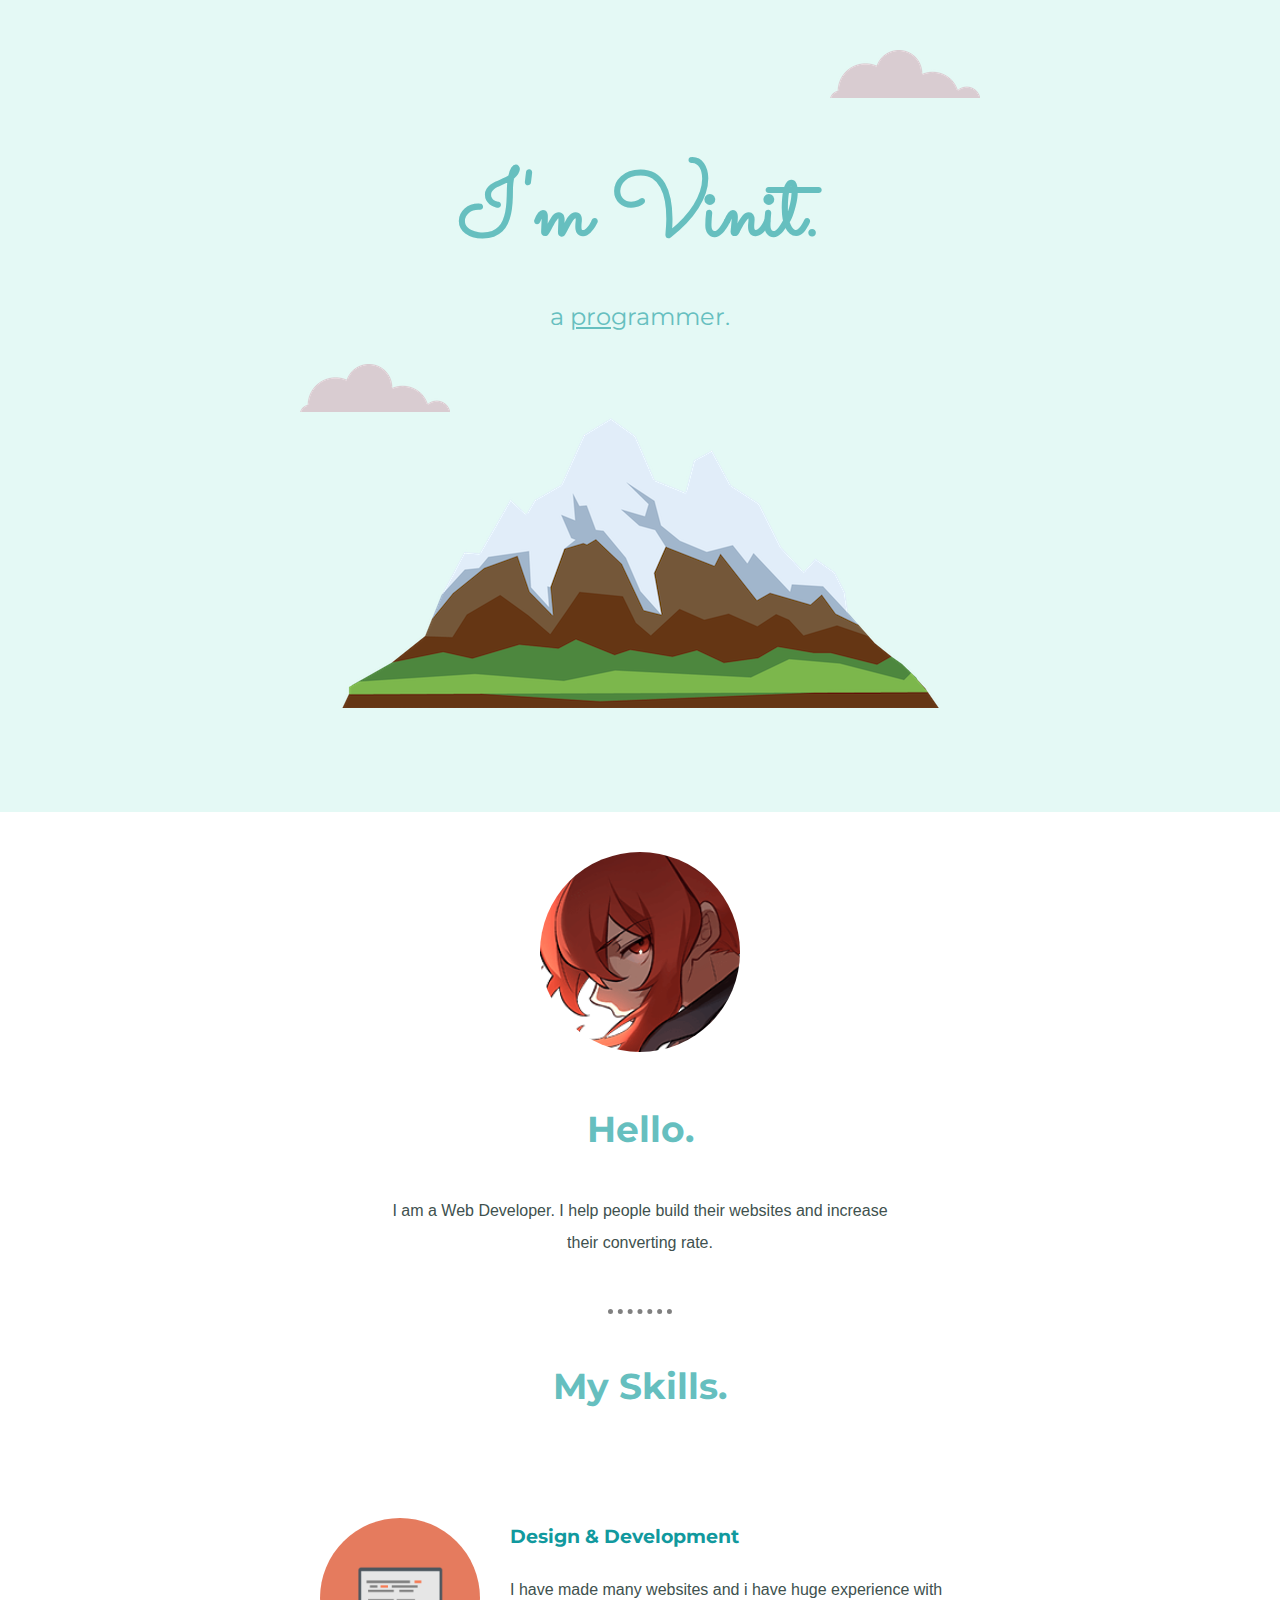
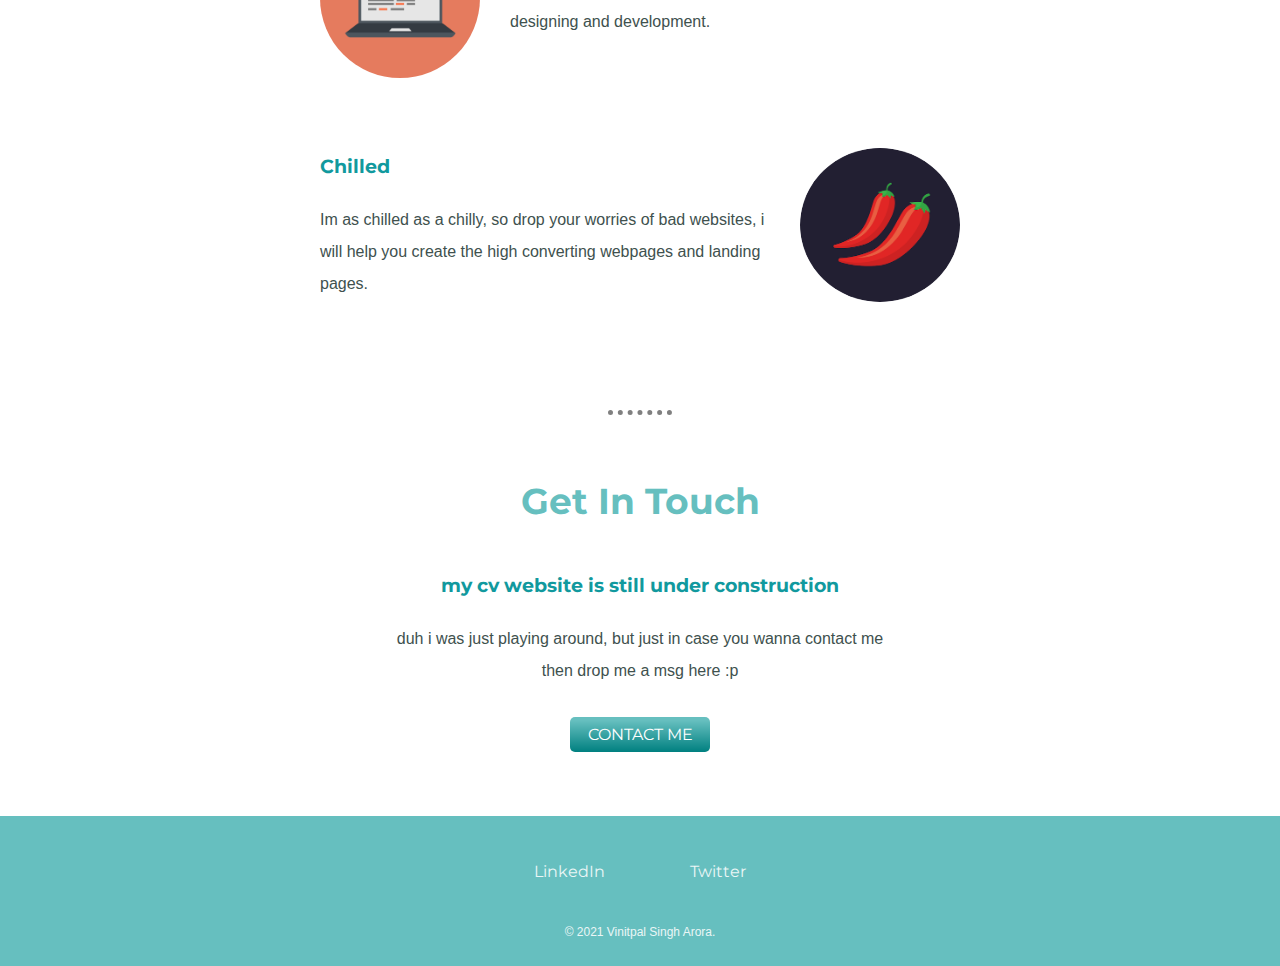
<file: index.html>
<!DOCTYPE html>
<html lang="en">
<head>
  <meta charset="UTF-8">
  <meta name="viewport" content="width=device-width, initial-scale=1.0">
  <title>Vinitpal Singh Arora</title>
  <link rel="stylesheet" href="css/style.css">
  <link rel="icon" href="favicon.ico">
  <link rel="preconnect" href="https://fonts.gstatic.com">
  <link href="https://fonts.googleapis.com/css2?family=Merriweather+Sans&family=Montserrat&family=Sacramento&display=swap"
    rel="stylesheet">
</head>
<body>
  <div class="top-container">
    <img class="top-cloud" src="images/cloud.png" alt="cloud-img">
    <h1>I'm Vinit.</h1>
    <h2>a <span class="pro">pro</span>grammer.</h2>
    <img class="bottom-cloud" src="images/cloud.png" alt="cloud-img">
    <img src="images/mountain.png" alt="mountain-img">
  </div>
  
  <div class="middle-container">
    <div class="profile">
      <img src="images/diluc-ava.png" alt="myPic">
      <h2>Hello.</h2>
      <p>I am a Web Developer. I help people build their websites and increase their converting rate.</p>
    </div>
  
    <hr>
  
    <div class="skills">
      <h2>My Skills.</h2>
      <div class="skill-row">
        <img class="code-img" src="images/computer.png" alt="mySkill">
        <h3>Design & Development</h3>
        <p>I have made many websites and i have huge experience with designing and development.</p>
      </div>
  
      <div class="skill-row">
        <img class="chillie-img" src="images/chillies.png" alt="">
        <h3>Chilled</h3>
        <p>Im as chilled as a chilly, so drop your worries of bad websites, i will help you create the high converting webpages and landing pages. </p>
      </div>
    </div>
  
    <hr>
  
    <div class="contact-me">
      <h2>Get In Touch</h2>
      <h3>my cv website is still under construction</h3>
      <p>duh i was just playing around, but just in case you wanna contact me then drop me a msg here :p</p>
      <button><a class="btn" href="mailto:vs361017@gmail.com">CONTACT ME</a></button>
    </div>
  </div>

  <div class="bottom-container">
    <a class="footer-link" href="https://www.linkedin.com/in/vinitpal-singh-0718a3191">LinkedIn</a>
    <a class="footer-link" href="https://twitter.com/@vinitpal_arora">Twitter</a>
    <p>© 2021 Vinitpal Singh Arora.</p>
  </div>

</body>
</html>
</file>
<file: css/style.css>
body {
  margin: 0;
  text-align: center;
  font-family: "Merriweather", sans-serif;
}

h1 {
  color: #66bfbf;
  margin: 50px auto 0 auto;
  font-family: "Sacramento", cursive;
  font-size: 5.625rem;
}

h2,
h3 {
  font-family: "Montserrat", sans-serif;
}

h2 {
  color: #66bfbf;
  font-size: 1.5rem;
  font-weight: normal;
}

h3 {
  color: #11999e;
}

p {
  color: #40514e;
  font-family: "Trebuchet MS", sans-serif;
  font-size: 16px;
}

a {
  color: #11999e;
  text-decoration: none;
}

.top-container {
  background-color: #e4f9f5;
  padding: 20px;
  padding: 100px;
  position: relative;
}

.pro {
  text-decoration: underline;
}

.top-cloud {
  position: absolute;
  right: 300px;
  top: 50px;
}

.bottom-cloud {
  position: absolute;
  left: 300px;
  bottom: 400px;
}

.middle-container img {
  border-radius: 50%;
}

.profile {
  line-height: 2;
}

.profile img {
  margin-top: 40px;
  height: 200px;
}

.profile h2 {
  font-size: 2.25rem;
  font-weight: bold;
}

.profile p {
  width: 40%;
  margin: auto;
}

.skills h2 {
  font-size: 2.25rem;
  font-weight: bold;
}

.skill-row {
  margin: 110px auto;
  line-height: 2;
  width: 50%;
  text-align: left;
}

.skill-row img {
  width: 25%;
}

.code-img {
  float: left;
  margin-right: 30px;
}

.chillie-img {
  float: right;
  margin-left: 30px;
}

hr {
  margin: 50px auto;
  border-style: none;
  border-top-style: dotted;
  border-color: grey;
  border-width: 5px;
  width: 5%;
}

.contact-me {
  line-height: 2;
}

.contact-me h2 {
  font-size: 2.25rem;
  font-weight: bold;
}

.contact-me p {
  margin: auto auto 30px auto;
  width: 40%;
}

.contact-me button {
  background: linear-gradient(to bottom, #66bfbf 10%, teal 100%);
  border: none;
  border-radius: 5px;
  font-family: "Montserrat", sans-serif;
  font-size: 16px;
  width: 140px;
  height: 2.2rem;
  outline: none;
}

.contact-me a {
  color: white;
}

.contact-me button:hover {
  background: linear-gradient(to bottom, teal 10%, #11999e 100%);
}

.bottom-container {
  background-color: #66bfbf;
  height: 9.375rem;
  line-height: 2;
  margin: 4rem auto 0 auto;
  text-align: center;
}

.bottom-container a {
  color: #eaf6f6;
  display: inline-block;
  font-family: "Montserrat", sans-serif;
  margin: 40px 40px 0 40px;
}

.bottom-container a:hover {
  color: #11999e;
  text-decoration: underline;
}

.bottom-container p {
  color: #eaf6f6;
  font-size: 0.75rem;
  padding: 20px 0;
}
</file>
